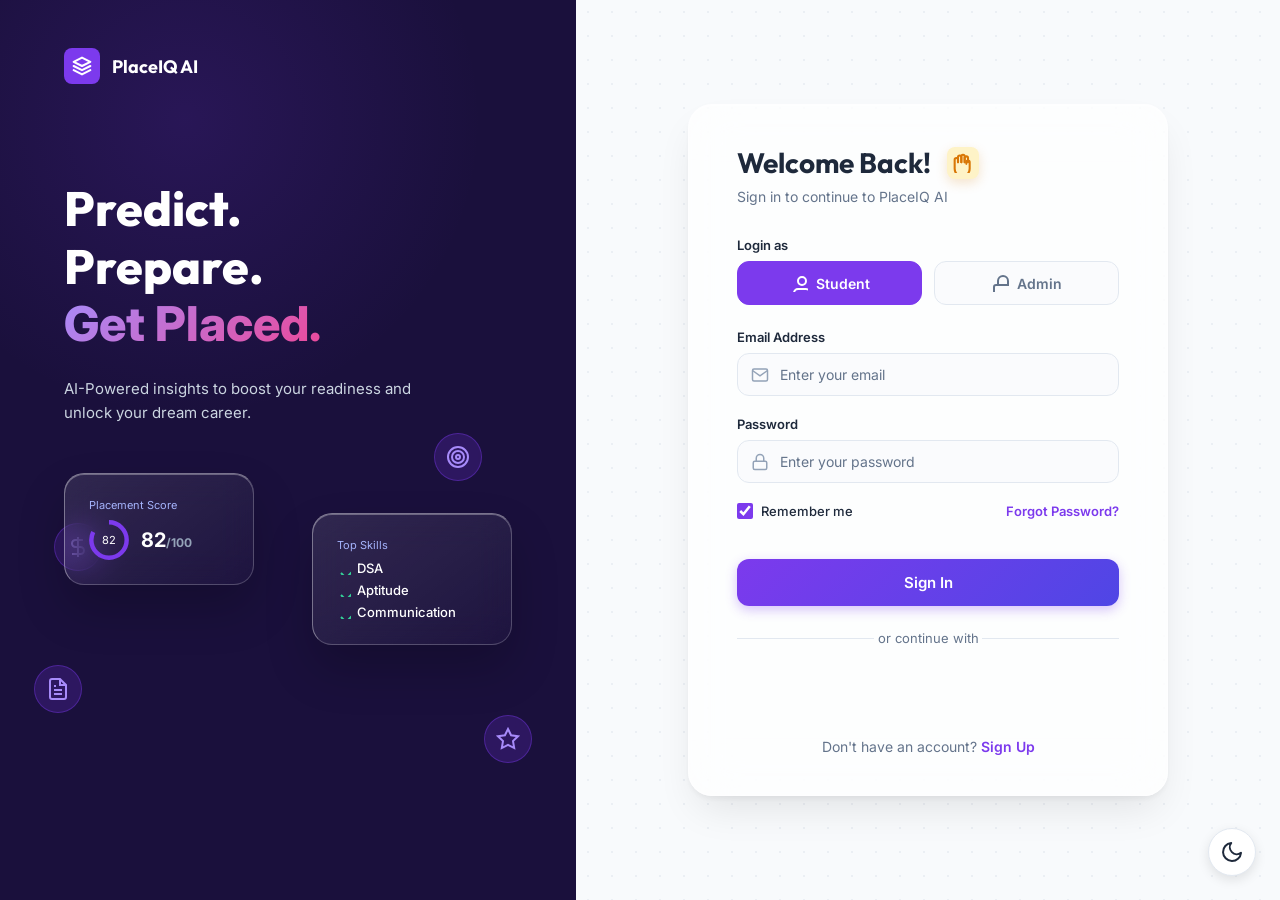
<file: index.html>
<!DOCTYPE html>
<html lang="en">

<head>
  <meta charset="UTF-8" />
  <meta name="viewport" content="width=device-width,initial-scale=1" />
  <title>PlaceIQ — Sign In</title>
  <link rel="icon" type="image/svg+xml"
    href="data:image/svg+xml,<svg xmlns='http://www.w3.org/2000/svg' viewBox='0 0 32 32'><rect width='32' height='32' rx='8' fill='%236366f1'/><text x='50%25' y='54%25' dominant-baseline='middle' text-anchor='middle' font-family='Arial' font-weight='800' font-size='18' fill='white'>P</text></svg>" />
  <link
    href="https://fonts.googleapis.com/css2?family=Inter:wght@400;500;600;700;800&family=Outfit:wght@700;800&display=swap"
    rel="stylesheet" />
  <script src="https://accounts.google.com/gsi/client" async defer></script>
  <style>
    :root {
      --primary: #7c3aed;
      --primary-hover: #6d28d9;
      --bg-dark: #1a103c;
      --bg-light: #f8fafc;
      --text-dark: #1e293b;
      --text-muted: #64748b;
      --white: #ffffff;
      --border: #e2e8f0;
      --card-bg: rgba(255, 255, 255, 0.7);
      --card-border: rgba(255, 255, 255, 0.4);
      --input-bg: rgba(248, 250, 252, 0.7);
    }

    body.dark-theme {
      --bg-light: #0f172a;
      --text-dark: #f8fafc;
      --text-muted: #94a3b8;
      --border: #334155;
      --card-bg: rgba(30, 41, 59, 0.6);
      --card-border: rgba(255, 255, 255, 0.05);
      --input-bg: rgba(15, 23, 42, 0.6);
    }

    ::placeholder {
      color: var(--text-muted);
      opacity: 1;
    }

    body.dark-theme .right-panel::before {
      opacity: 0.1;
    }

    * {
      box-sizing: border-box;
      margin: 0;
      padding: 0;
      font-family: 'Inter', sans-serif;
    }

    body {
      display: flex;
      min-height: 100vh;
      background: var(--bg-light);
      color: var(--text-dark);
      overflow-x: hidden;
      transition: background-color 0.4s ease, color 0.4s ease;
    }

    .split-layout {
      display: flex;
      width: 100%;
      min-height: 100vh;
    }

    /* Left Panel */
    .left-panel {
      width: 45%;
      background: var(--bg-dark);
      color: var(--white);
      padding: 3rem 4rem;
      display: flex;
      flex-direction: column;
      position: relative;
      overflow: hidden;
    }

    /* Decorative background blobs for left panel */
    .left-panel::before {
      content: '';
      position: absolute;
      top: -20%;
      left: -20%;
      width: 600px;
      height: 600px;
      background: radial-gradient(circle, rgba(124, 58, 237, 0.15), transparent 70%);
    }

    .brand {
      display: flex;
      align-items: center;
      gap: 12px;
      font-weight: 700;
      font-size: 18px;
      z-index: 1;
      font-family: 'Outfit', sans-serif;
    }

    .brand-icon {
      width: 36px;
      height: 36px;
      background: var(--primary);
      border-radius: 8px;
      display: flex;
      align-items: center;
      justify-content: center;
    }

    .hero-section {
      margin-top: 6rem;
      z-index: 1;
    }

    .hero-section h1 {
      font-size: 48px;
      font-weight: 800;
      line-height: 1.2;
      margin-bottom: 1.5rem;
      font-family: 'Outfit', sans-serif;
    }

    .hero-section h1 .highlight {
      background: linear-gradient(135deg, #a78bfa 0%, #ec4899 100%);
      -webkit-background-clip: text;
      -webkit-text-fill-color: transparent;
      display: inline-block;
    }

    .hero-section p {
      font-size: 15px;
      color: #cbd5e1;
      max-width: 380px;
      line-height: 1.6;
    }

    /* Right Panel */
    .right-panel {
      width: 55%;
      display: flex;
      justify-content: center;
      align-items: center;
      padding: 2rem;
      position: relative;
    }

    /* Decorative dots background for right panel */
    .right-panel::before {
      content: '';
      position: absolute;
      inset: 0;
      background-image: radial-gradient(#cbd5e1 1px, transparent 1px);
      background-size: 24px 24px;
      opacity: 0.3;
      z-index: 0;
    }

    .form-card {
      background: var(--card-bg);
      backdrop-filter: blur(24px);
      -webkit-backdrop-filter: blur(24px);
      border: 1px solid var(--card-border);
      width: 100%;
      max-width: 480px;
      padding: 2.5rem 3rem;
      border-radius: 24px;
      box-shadow:
        0 4px 6px -1px rgba(0, 0, 0, 0.05),
        0 20px 40px -10px rgba(0, 0, 0, 0.1),
        inset 0 1px 0 rgba(255, 255, 255, 0.5);
      z-index: 1;
      max-height: 90vh;
      overflow-y: auto;
      animation: scaleUp 0.6s cubic-bezier(0.16, 1, 0.3, 1) forwards;
    }

    @keyframes scaleUp {
      0% {
        opacity: 0;
        transform: scale(0.95) translateY(20px);
      }

      100% {
        opacity: 1;
        transform: scale(1) translateY(0);
      }
    }

    .form-card::-webkit-scrollbar {
      display: none;
    }

    .form-header {
      margin-bottom: 2rem;
    }

    .form-header h2 {
      font-size: 28px;
      font-weight: 700;
      margin-bottom: 8px;
      display: flex;
      align-items: center;
      gap: 8px;
      font-family: 'Outfit', sans-serif;
    }

    .form-header p {
      font-size: 14px;
      color: var(--text-muted);
    }

    .role-toggle {
      display: flex;
      gap: 12px;
      margin-bottom: 1.5rem;
    }

    .role-btn {
      flex: 1;
      padding: 12px;
      border: 1px solid var(--border);
      background: var(--input-bg);
      border-radius: 12px;
      font-size: 14px;
      font-weight: 600;
      color: var(--text-muted);
      cursor: pointer;
      transition: all 0.2s;
      display: flex;
      align-items: center;
      justify-content: center;
      gap: 8px;
    }

    .role-btn.active {
      background: var(--primary);
      border-color: var(--primary);
      color: #ffffff;
    }

    .input-group {
      margin-bottom: 1.25rem;
      position: relative;
    }

    .input-group label {
      display: block;
      font-size: 13px;
      font-weight: 600;
      color: var(--text-dark);
      margin-bottom: 8px;
    }

    .input-wrapper {
      position: relative;
    }

    .input-wrapper svg {
      position: absolute;
      left: 14px;
      top: 50%;
      transform: translateY(-50%);
      color: #94a3b8;
      width: 18px;
    }

    .input-group input,
    .input-group select {
      width: 100%;
      padding: 12px 14px 12px 42px;
      border: 1px solid var(--border);
      border-radius: 12px;
      font-size: 14px;
      outline: none;
      transition: border-color 0.2s;
      background: var(--input-bg);
      color: var(--text-dark);
    }

    .input-group input:-webkit-autofill,
    .input-group input:-webkit-autofill:hover,
    .input-group input:-webkit-autofill:focus,
    .input-group input:-webkit-autofill:active {
      -webkit-box-shadow: 0 0 0 30px var(--input-bg) inset !important;
      -webkit-text-fill-color: var(--text-dark) !important;
      transition: background-color 5000s ease-in-out 0s;
    }

    .input-group input:focus,
    .input-group select:focus {
      border-color: var(--primary);
      background: var(--card-bg);
      box-shadow: 0 0 0 3px rgba(124, 58, 237, 0.1);
    }

    .btn-submit {
      width: 100%;
      padding: 14px;
      position: relative;
      overflow: hidden;
      background: linear-gradient(135deg, var(--primary) 0%, #4f46e5 100%);
      color: #ffffff;
      border: none;
      border-radius: 12px;
      font-size: 15px;
      font-weight: 600;
      cursor: pointer;
      transition: all 0.3s ease;
      margin-top: 1rem;
      box-shadow: 0 4px 12px rgba(124, 58, 237, 0.3);
    }

    .btn-submit::after {
      content: '';
      position: absolute;
      top: 0;
      left: -100%;
      width: 50%;
      height: 100%;
      background: linear-gradient(to right, transparent, rgba(255, 255, 255, 0.3), transparent);
      transform: skewX(-20deg);
      transition: all 0.6s ease;
    }

    .btn-submit:hover {
      transform: translateY(-2px);
      box-shadow: 0 8px 20px rgba(124, 58, 237, 0.4);
    }

    .btn-submit:hover::after {
      left: 200%;
    }

    .divider {
      display: flex;
      align-items: center;
      text-align: center;
      margin: 1.5rem 0;
      color: var(--text-muted);
      font-size: 13px;
    }

    .divider::before,
    .divider::after {
      content: '';
      flex: 1;
      border-bottom: 1px solid var(--border);
    }

    .divider:not(:empty)::before {
      margin-right: .25em;
    }

    .divider:not(:empty)::after {
      margin-left: .25em;
    }

    .footer-text {
      text-align: center;
      margin-top: 1.5rem;
      font-size: 14px;
      color: var(--text-muted);
    }

    .footer-text a {
      color: var(--primary);
      font-weight: 600;
      text-decoration: none;
      cursor: pointer;
    }

    .panel {
      display: none;
    }

    .panel.active {
      display: block;
      animation: fadeUp 0.3s ease-out forwards;
    }

    .reg-step {
      display: none;
    }

    .reg-step.active {
      display: block;
      animation: fadeUp 0.3s ease-out forwards;
    }

    .step-dot {
      height: 4px;
      flex: 1;
      background: var(--border);
      border-radius: 4px;
      transition: 0.3s;
    }

    .step-dot.active {
      background: var(--primary);
    }

    @keyframes fadeUp {
      from {
        opacity: 0;
        transform: translateY(10px);
      }

      to {
        opacity: 1;
        transform: translateY(0);
      }
    }

    .alert {
      padding: 12px;
      border-radius: 8px;
      font-size: 13px;
      font-weight: 600;
      margin-bottom: 1rem;
      display: none;
    }

    .alert-err {
      background: #fee2e2;
      color: #b91c1c;
      border: 1px solid #fecaca;
    }

    .alert-ok {
      background: #dcfce7;
      color: #15803d;
      border: 1px solid #bbf7d0;
    }

    .emsg {
      font-size: 11px;
      color: #ef4444;
      margin-top: 4px;
      display: none;
    }

    .emsg.on {
      display: block;
    }

    input.bad {
      border-color: #ef4444 !important;
    }

    .grid-2 {
      display: grid;
      grid-template-columns: 1fr 1fr;
      gap: 1rem;
    }

    /* Theme Toggle Button */
    .theme-toggle {
      position: fixed;
      bottom: 24px;
      right: 24px;
      width: 48px;
      height: 48px;
      border-radius: 50%;
      background: var(--white);
      border: 1px solid var(--border);
      display: flex;
      align-items: center;
      justify-content: center;
      cursor: pointer;
      box-shadow: 0 4px 12px rgba(0, 0, 0, 0.1);
      z-index: 100;
      color: var(--text-dark);
      transition: all 0.3s;
    }

    .theme-toggle:hover {
      transform: scale(1.1);
    }

    /* Floating decorative icons */
    .float-icon {
      position: absolute;
      width: 48px;
      height: 48px;
      background: rgba(124, 58, 237, 0.2);
      border: 1px solid rgba(124, 58, 237, 0.4);
      border-radius: 50%;
      display: flex;
      align-items: center;
      justify-content: center;
      color: #a78bfa;
      animation: floatUpDown 4s infinite ease-in-out alternate;
      backdrop-filter: blur(8px);
    }

    @keyframes floatUpDown {
      0% {
        transform: translateY(0px) rotate(0deg);
      }

      100% {
        transform: translateY(-20px) rotate(5deg);
      }
    }

    /* Mock UI illustrations for Left Panel */
    .mock-ui {
      margin-top: 3rem;
      position: relative;
      height: 300px;
      display: flex;
      justify-content: center;
      align-items: flex-end;
    }

    .mock-card {
      position: absolute;
      background: linear-gradient(145deg, rgba(255, 255, 255, 0.1), rgba(255, 255, 255, 0.02));
      backdrop-filter: blur(16px);
      -webkit-backdrop-filter: blur(16px);
      border: 1px solid rgba(255, 255, 255, 0.2);
      border-top: 1px solid rgba(255, 255, 255, 0.4);
      border-left: 1px solid rgba(255, 255, 255, 0.4);
      border-radius: 20px;
      padding: 1.5rem;
      color: white;
      box-shadow: 0 24px 48px rgba(0, 0, 0, 0.2), inset 0 1px 0 rgba(255, 255, 255, 0.3);
      animation: floatCard 6s infinite ease-in-out alternate;
    }

    @keyframes floatCard {
      0% {
        transform: translateY(0px);
      }

      100% {
        transform: translateY(-15px);
      }
    }

    .mc-1 {
      top: 0;
      left: 0;
      width: 190px;
    }

    .mc-2 {
      top: 40px;
      right: 0;
      width: 200px;
      animation-delay: -3s;
    }

    @media(max-width: 900px) {
      .left-panel {
        display: none;
      }

      .right-panel {
        width: 100%;
        padding: 1rem;
      }
    }
  </style>
</head>

<body>
  <div class="split-layout">

    <button class="theme-toggle" onclick="toggleTheme()" aria-label="Toggle Dark Mode">
      <svg id="themeIcon" width="24" height="24" fill="none" stroke="currentColor" stroke-width="2"
        stroke-linecap="round" stroke-linejoin="round">
        <path d="M21 12.79A9 9 0 1 1 11.21 3 7 7 0 0 0 21 12.79z" />
      </svg>
    </button>

    <!-- Left Panel -->
    <div class="left-panel">
      <div class="brand">
        <div class="brand-icon">
          <svg width="20" height="20" viewBox="0 0 24 24" fill="none" stroke="currentColor" stroke-width="2.5"
            stroke-linecap="round" stroke-linejoin="round">
            <path d="M12 2L2 7l10 5 10-5-10-5z" />
            <path d="M2 17l10 5 10-5" />
            <path d="M2 12l10 5 10-5" />
          </svg>
        </div>
        PlaceIQ AI
      </div>

      <div class="hero-section">
        <h1 id="heroTitle">Predict.<br>Prepare.<br><span class="highlight">Get Placed.</span></h1>
        <p id="heroDesc">AI-Powered insights to boost your readiness and unlock your dream career.</p>

        <div class="mock-ui">

          <!-- Floating decorative icons -->
          <div class="float-icon" style="top:-40px; right:30px; animation-delay: 0s">
            <svg width="24" height="24" fill="none" stroke="currentColor" stroke-width="2">
              <circle cx="12" cy="12" r="10" />
              <circle cx="12" cy="12" r="6" />
              <circle cx="12" cy="12" r="2" />
            </svg>
          </div>
          <div class="float-icon" style="top:50px; left:-10px; animation-delay: -1s">
            <svg width="24" height="24" fill="none" stroke="currentColor" stroke-width="2">
              <path d="M12 2v20M17 5H9.5a3.5 3.5 0 0 0 0 7h5a3.5 3.5 0 0 1 0 7H6" />
            </svg>
          </div>
          <div class="float-icon" style="bottom:10px; right:-20px; animation-delay: -2s">
            <svg width="24" height="24" fill="none" stroke="currentColor" stroke-width="2">
              <polygon
                points="12 2 15.09 8.26 22 9.27 17 14.14 18.18 21.02 12 17.77 5.82 21.02 7 14.14 2 9.27 8.91 8.26 12 2" />
            </svg>
          </div>
          <div class="float-icon" style="bottom:60px; left:-30px; animation-delay: -3s">
            <svg width="24" height="24" fill="none" stroke="currentColor" stroke-width="2">
              <path d="M14 2H6a2 2 0 0 0-2 2v16a2 2 0 0 0 2 2h12a2 2 0 0 0 2-2V8z" />
              <polyline points="14 2 14 8 20 8" />
              <line x1="16" y1="13" x2="8" y2="13" />
              <line x1="16" y1="17" x2="8" y2="17" />
              <polyline points="10 9 9 9 8 9" />
            </svg>
          </div>

          <div class="mock-card mc-1">
            <div style="font-size:11px;color:#a5b4fc;margin-bottom:8px">Placement Score</div>
            <div style="display:flex;align-items:center;gap:12px">
              <svg width="40" height="40" viewBox="0 0 36 36">
                <path stroke-dasharray="82, 100"
                  d="M18 2.0845 a 15.9155 15.9155 0 0 1 0 31.831 a 15.9155 15.9155 0 0 1 0 -31.831" fill="none"
                  stroke="#7c3aed" stroke-width="4" /><text x="18" y="22" font-size="10" fill="white"
                  text-anchor="middle">82</text>
              </svg>
              <div style="font-size:20px;font-weight:700">82<span style="font-size:12px;color:#94a3b8">/100</span></div>
            </div>
          </div>
          <div class="mock-card mc-2">
            <div style="font-size:11px;color:#a5b4fc;margin-bottom:8px">Top Skills</div>
            <div style="display:flex;flex-direction:column;gap:6px;font-size:13px;font-weight:500">
              <div style="display:flex;align-items:center;gap:6px"><svg width="14" height="14" fill="none"
                  stroke="#34d399" stroke-width="2">
                  <path d="M20 6L9 17l-5-5" />
                </svg> DSA</div>
              <div style="display:flex;align-items:center;gap:6px"><svg width="14" height="14" fill="none"
                  stroke="#34d399" stroke-width="2">
                  <path d="M20 6L9 17l-5-5" />
                </svg> Aptitude</div>
              <div style="display:flex;align-items:center;gap:6px"><svg width="14" height="14" fill="none"
                  stroke="#34d399" stroke-width="2">
                  <path d="M20 6L9 17l-5-5" />
                </svg> Communication</div>
            </div>
          </div>
        </div>
      </div>
    </div>

    <!-- Right Panel -->
    <div class="right-panel">
      <div class="form-card">

        <!-- LOGIN PANEL -->
        <div class="panel active" id="loginPanel">
          <div class="form-header">
            <h2>Welcome Back! <span
                style="display:inline-flex;align-items:center;justify-content:center;width:32px;height:32px;background:#fef3c7;border-radius:8px;color:#d97706;margin-left:8px;box-shadow:0 4px 12px rgba(217, 119, 6, 0.2)"><svg
                  width="20" height="20" viewBox="0 0 24 24" fill="none" stroke="currentColor" stroke-width="2.5"
                  stroke-linecap="round" stroke-linejoin="round">
                  <path d="M18 11V6a2 2 0 0 0-4 0v5" />
                  <path d="M14 11V4a2 2 0 0 0-4 0v7" />
                  <path d="M10 11V5a2 2 0 0 0-4 0v6" />
                  <path d="M6 11V8a2 2 0 0 0-4 0v11a9 9 0 0 0 18 0v-8a2 2 0 0 0-4 0v2" />
                </svg></span></h2>
            <p>Sign in to continue to PlaceIQ AI</p>
          </div>

          <div class="alert alert-err" id="loginError"></div>
          <div class="alert alert-ok" id="loginOk"></div>

          <label style="display:block;font-size:13px;font-weight:600;margin-bottom:8px">Login as</label>
          <div class="role-toggle">
            <button class="role-btn active" id="lrS" onclick="setLR('Student')">
              <svg width="18" height="18" fill="none" stroke="currentColor" stroke-width="2">
                <path d="M20 21v-2a4 4 0 0 0-4-4H8a4 4 0 0 0-4 4v2" />
                <circle cx="12" cy="7" r="4" />
              </svg> Student
            </button>
            <button class="role-btn" id="lrA" onclick="setLR('Admin')">
              <svg width="18" height="18" fill="none" stroke="currentColor" stroke-width="2">
                <rect x="3" y="11" width="18" height="11" rx="2" ry="2" />
                <path d="M7 11V7a5 5 0 0 1 10 0v4" />
              </svg> Admin
            </button>
          </div>

          <div class="input-group">
            <label>Email Address</label>
            <div class="input-wrapper">
              <svg viewBox="0 0 24 24" fill="none" stroke="currentColor" stroke-width="2">
                <path d="M4 4h16c1.1 0 2 .9 2 2v12c0 1.1-.9 2-2 2H4c-1.1 0-2-.9-2-2V6c0-1.1.9-2 2-2z" />
                <polyline points="22,6 12,13 2,6" />
              </svg>
              <input id="lEmail" type="email" placeholder="Enter your email" />
            </div>
            <div class="emsg" id="lEmailE">Enter a valid email</div>
          </div>

          <div class="input-group">
            <label>Password</label>
            <div class="input-wrapper">
              <svg viewBox="0 0 24 24" fill="none" stroke="currentColor" stroke-width="2">
                <rect x="3" y="11" width="18" height="11" rx="2" ry="2" />
                <path d="M7 11V7a5 5 0 0 1 10 0v4" />
              </svg>
              <input id="lPw" type="password" placeholder="Enter your password" />
            </div>
            <div class="emsg" id="lPwE">Password is required</div>
          </div>

          <div
            style="display:flex;justify-content:space-between;align-items:center;font-size:13px;margin-bottom:1.5rem">
            <label style="display:flex;align-items:center;gap:8px;font-weight:500;cursor:pointer;margin:0">
              <input type="checkbox" checked style="width:16px;height:16px;accent-color:var(--primary);margin:0" />
              Remember me
            </label>
            <a href="#" style="color:var(--primary);font-weight:600;text-decoration:none">Forgot Password?</a>
          </div>

          <button class="btn-submit" id="loginBtn" onclick="doLogin()">Sign In</button>

          <div class="divider">or continue with</div>
          <div class="gwrap" id="gBtn"
            style="min-height:44px;display:flex;justify-content:center;margin-bottom:1.5rem;"></div>

          <div class="footer-text">
            Don't have an account? <a onclick="switchTab('register')">Sign Up</a>
          </div>
        </div>

        <!-- REGISTER PANEL -->
        <div class="panel" id="registerPanel">
          <div class="form-header">
            <h2>Create Account <span
                style="display:inline-flex;align-items:center;justify-content:center;width:32px;height:32px;background:#fef3c7;border-radius:8px;color:#d97706;margin-left:8px;box-shadow:0 4px 12px rgba(217, 119, 6, 0.2)"><svg
                  width="20" height="20" viewBox="0 0 24 24" fill="none" stroke="currentColor" stroke-width="2.5"
                  stroke-linecap="round" stroke-linejoin="round">
                  <path
                    d="m12 3-1.912 5.813a2 2 0 0 1-1.275 1.275L3 12l5.813 1.912a2 2 0 0 1 1.275 1.275L12 21l1.912-5.813a2 2 0 0 1 1.275-1.275L21 12l-5.813-1.912a2 2 0 0 1-1.275-1.275L12 3Z" />
                </svg></span></h2>
            <p>Sign up and begin your placement journey</p>
          </div>

          <div class="alert alert-err" id="regError"></div>
          <div class="alert alert-ok" id="regOk"></div>

          <div class="steps-indicator" style="display:flex;gap:8px;margin-bottom:1.5rem">
            <div class="step-dot active" id="dot1"></div>
            <div class="step-dot" id="dot2"></div>
            <div class="step-dot" id="dot3"></div>
          </div>

          <!-- Step 1 -->
          <div class="reg-step active" id="step1">
            <label style="display:block;font-size:13px;font-weight:600;margin-bottom:8px">Create account as</label>
            <div class="role-toggle">
              <button class="role-btn active" id="rrS" onclick="setRR('Student')">
                <svg width="18" height="18" fill="none" stroke="currentColor" stroke-width="2">
                  <path d="M20 21v-2a4 4 0 0 0-4-4H8a4 4 0 0 0-4 4v2" />
                  <circle cx="12" cy="7" r="4" />
                </svg> Student
              </button>
              <button class="role-btn" id="rrA" onclick="setRR('Admin')">
                <svg width="18" height="18" fill="none" stroke="currentColor" stroke-width="2">
                  <rect x="3" y="11" width="18" height="11" rx="2" ry="2" />
                  <path d="M7 11V7a5 5 0 0 1 10 0v4" />
                </svg> Admin
              </button>
            </div>

            <div class="input-group">
              <label>Full Name</label>
              <div class="input-wrapper">
                <svg viewBox="0 0 24 24" fill="none" stroke="currentColor" stroke-width="2">
                  <path d="M20 21v-2a4 4 0 0 0-4-4H8a4 4 0 0 0-4 4v2" />
                  <circle cx="12" cy="7" r="4" />
                </svg>
                <input id="rName" type="text" placeholder="Enter your full name" />
              </div>
            </div>

            <div class="input-group">
              <label>Email Address</label>
              <div class="input-wrapper">
                <svg viewBox="0 0 24 24" fill="none" stroke="currentColor" stroke-width="2">
                  <path d="M4 4h16c1.1 0 2 .9 2 2v12c0 1.1-.9 2-2 2H4c-1.1 0-2-.9-2-2V6c0-1.1.9-2 2-2z" />
                  <polyline points="22,6 12,13 2,6" />
                </svg>
                <input id="rEmail" type="email" placeholder="Enter your email" />
              </div>
              <div class="emsg" id="rEmailE">Invalid email</div>
            </div>

            <button class="btn-submit" onclick="nextStep(2)">Continue</button>
            <div class="divider">or continue with</div>
            <div class="gwrap" id="gBtnReg" style="min-height:44px;display:flex;justify-content:center;margin-bottom:1.5rem;"></div>
            <div class="footer-text">Already have an account? <a onclick="switchTab('login')">Sign In</a></div>
          </div>

          <!-- Step 2 -->
          <div class="reg-step" id="step2">
            <div class="grid-2" id="stuFields">
              <div class="input-group">
                <label>Roll Number</label>
                <div class="input-wrapper">
                  <svg viewBox="0 0 24 24" fill="none" stroke="currentColor" stroke-width="2">
                    <rect x="3" y="4" width="18" height="18" rx="2" ry="2" />
                    <line x1="16" y1="2" x2="16" y2="6" />
                    <line x1="8" y1="2" x2="8" y2="6" />
                    <line x1="3" y1="10" x2="21" y2="10" />
                  </svg>
                  <input id="rRoll" type="text" placeholder="e.g. 21CSE01" />
                </div>
              </div>
              <div class="input-group">
                <label>Branch</label>
                <div class="input-wrapper">
                  <svg viewBox="0 0 24 24" fill="none" stroke="currentColor" stroke-width="2">
                    <line x1="12" y1="2" x2="12" y2="22" />
                    <line x1="17" y1="5" x2="22" y2="10" />
                    <line x1="12" y1="10" x2="17" y2="5" />
                    <line x1="2" y1="14" x2="7" y2="19" />
                    <line x1="12" y1="19" x2="7" y2="14" />
                  </svg>
                  <select id="rDept">
                    <option value="" disabled selected hidden>Select your branch</option>
                    <option value="CSE">CSE</option>
                    <option value="ECE">ECE</option>
                    <option value="ME">Mechanical</option>
                    <option value="CE">Civil</option>
                  </select>
                </div>
              </div>
            </div>

            <div class="grid-2" id="admFields" style="display:none">
              <div class="input-group">
                <label>Admin ID</label>
                <div class="input-wrapper">
                  <svg viewBox="0 0 24 24" fill="none" stroke="currentColor" stroke-width="2">
                    <rect x="3" y="4" width="18" height="18" rx="2" ry="2" />
                    <line x1="16" y1="2" x2="16" y2="6" />
                    <line x1="8" y1="2" x2="8" y2="6" />
                    <line x1="3" y1="10" x2="21" y2="10" />
                  </svg>
                  <input id="aRoll" type="text" placeholder="ADM-001" />
                </div>
              </div>
            </div>

            <div style="display:flex;gap:1rem;margin-top:1rem">
              <button class="btn-submit"
                style="background:var(--bg-light);border:1px solid var(--border);color:var(--text-dark);"
                onclick="nextStep(1)">Back</button>
              <button class="btn-submit" style="margin-top:0" onclick="nextStep(3)">Continue</button>
            </div>
          </div>

          <!-- Step 3 -->
          <div class="reg-step" id="step3">
            <div class="grid-2">
              <div class="input-group">
                <label>Password</label>
                <div class="input-wrapper">
                  <svg viewBox="0 0 24 24" fill="none" stroke="currentColor" stroke-width="2">
                    <rect x="3" y="11" width="18" height="11" rx="2" ry="2" />
                    <path d="M7 11V7a5 5 0 0 1 10 0v4" />
                  </svg>
                  <input id="rPw" type="password" placeholder="Create a password" />
                </div>
              </div>
              <div class="input-group">
                <label>Confirm Password</label>
                <div class="input-wrapper">
                  <svg viewBox="0 0 24 24" fill="none" stroke="currentColor" stroke-width="2">
                    <rect x="3" y="11" width="18" height="11" rx="2" ry="2" />
                    <path d="M7 11V7a5 5 0 0 1 10 0v4" />
                  </svg>
                  <input id="rCPw" type="password" placeholder="Confirm password" />
                </div>
                <div class="emsg" id="rCPwE">Passwords don't match</div>
              </div>
            </div>

            <label
              style="display:flex;align-items:center;gap:8px;font-size:13px;font-weight:500;margin-bottom:1.5rem;color:var(--text-dark)">
              <input type="checkbox" checked style="width:16px;height:16px;accent-color:var(--primary);margin:0" />
              <span>I agree to the <a href="#" style="color:var(--primary);text-decoration:none">Terms &
                  Conditions</a></span>
            </label>

            <div style="display:flex;gap:1rem">
              <button class="btn-submit"
                style="background:var(--bg-light);border:1px solid var(--border);color:var(--text-dark);"
                onclick="nextStep(2)">Back</button>
              <button class="btn-submit" id="regBtn" style="margin-top:0" onclick="doReg()">Sign Up</button>
            </div>
          </div>

        </div>

      </div>
    </div>
  </div>

  <script>
    const API = 'http://127.0.0.1:5000/api';
    const GID = '241556023333-ih493f8ph9so77tb4busl2odfj4g51gg.apps.googleusercontent.com';
    let lRole = 'Student', rRole = 'Student';

    function toggleTheme() {
      document.body.classList.toggle('dark-theme');
      const isDark = document.body.classList.contains('dark-theme');
      localStorage.setItem('placeiq_theme', isDark ? 'dark' : 'light');
      document.getElementById('themeIcon').innerHTML = isDark
        ? '<circle cx="12" cy="12" r="5"/><line x1="12" y1="1" x2="12" y2="3"/><line x1="12" y1="21" x2="12" y2="23"/><line x1="4.22" y1="4.22" x2="5.64" y2="5.64"/><line x1="18.36" y1="18.36" x2="19.78" y2="19.78"/><line x1="1" y1="12" x2="3" y2="12"/><line x1="21" y1="12" x2="23" y2="12"/><line x1="4.22" y1="19.78" x2="5.64" y2="18.36"/><line x1="18.36" y1="5.64" x2="19.78" y2="4.22"/>'
        : '<path d="M21 12.79A9 9 0 1 1 11.21 3 7 7 0 0 0 21 12.79z"/>';
    }
    window.addEventListener('DOMContentLoaded', () => {
      if (localStorage.getItem('placeiq_theme') === 'dark') toggleTheme();
    });

    function switchTab(t) {
      document.getElementById('loginPanel').classList.toggle('active', t === 'login');
      document.getElementById('registerPanel').classList.toggle('active', t === 'register');

      if (t === 'login') {
        document.getElementById('heroTitle').innerHTML = 'Predict.<br>Prepare.<br><span class="highlight">Get Placed.</span>';
        document.getElementById('heroDesc').innerText = 'AI-Powered insights to boost your readiness and unlock your dream career.';
      } else {
        document.getElementById('heroTitle').innerHTML = 'Start your<br>journey to<br><span class="highlight" style="display:inline-flex;align-items:center;gap:12px">success <span style="display:inline-flex;align-items:center;justify-content:center;width:48px;height:48px;background:rgba(167, 139, 250, 0.2);border-radius:12px;color:#a78bfa;box-shadow:0 4px 16px rgba(167, 139, 250, 0.3)"><svg width="28" height="28" viewBox="0 0 24 24" fill="none" stroke="currentColor" stroke-width="2.5" stroke-linecap="round" stroke-linejoin="round"><path d="M4.5 16.5c-1.5 1.26-2 5-2 5s3.74-.5 5-2c.71-.84.7-2.13-.09-2.91a2.18 2.18 0 0 0-2.91-.09z"/><path d="m12 15-3-3a22 22 0 0 1 2-3.95A12.88 12.88 0 0 1 22 2c0 2.72-.78 7.5-6 11a22.35 22.35 0 0 1-4 2z"/><path d="M9 12H4s.55-3.03 2-4c1.62-1.08 5 0 5 0"/><path d="M12 15v5s3.03-.55 4-2c1.08-1.62 0-5 0-5"/></svg></span></span>';
        document.getElementById('heroDesc').innerText = 'Create your account and get AI-powered insights for your placement preparation.';
        if (typeof nextStep === 'function') nextStep(1);
      }
      clearA();
    }

    function nextStep(s) {
      clearA();
      if (s === 2) {
        const name = document.getElementById('rName').value.trim();
        const email = document.getElementById('rEmail').value.trim();
        if (!name) { showAlert('regError', 'Please enter your name'); return; }
        if (!isEm(email)) { bad('rEmail', 'rEmailE'); return; }
      } else if (s === 3) {
        if (rRole === 'Student') {
          const roll = document.getElementById('rRoll').value.trim();
          const dept = document.getElementById('rDept').value;
          if (!roll || !dept) { showAlert('regError', 'Please enter roll number and branch'); return; }
        } else {
          const roll = document.getElementById('aRoll').value.trim();
          if (!roll) { showAlert('regError', 'Please enter Admin ID'); return; }
        }
      }

      document.querySelectorAll('.reg-step').forEach(el => el.classList.remove('active'));
      document.getElementById('step' + s).classList.add('active');

      document.querySelectorAll('.step-dot').forEach((el, i) => {
        el.classList.toggle('active', i < s);
      });
    }

    function setLR(r) {
      lRole = r;
      document.getElementById('lrS').classList.toggle('active', r === 'Student');
      document.getElementById('lrA').classList.toggle('active', r === 'Admin');
    }

    function setRR(r) {
      rRole = r;
      document.getElementById('rrS').classList.toggle('active', r === 'Student');
      document.getElementById('rrA').classList.toggle('active', r === 'Admin');
      document.getElementById('stuFields').style.display = r === 'Student' ? 'grid' : 'none';
      document.getElementById('admFields').style.display = r === 'Admin' ? 'grid' : 'none';
    }

    function isEm(e) { return /^[^\s@]+@[^\s@]+\.[^\s@]{2,}$/.test(e.trim()); }
    function showAlert(id, msg, type = 'err') {
      clearA();
      const el = document.getElementById(id);
      el.className = `alert alert-${type}`;
      el.textContent = msg;
      el.style.display = 'block';
      if (type !== 'ok') setTimeout(() => el.style.display = 'none', 6000);
    }
    function clearA() {
      document.querySelectorAll('.alert').forEach(a => a.style.display = 'none');
      document.querySelectorAll('input').forEach(i => i.classList.remove('bad'));
      document.querySelectorAll('.emsg').forEach(e => e.classList.remove('on'));
    }
    function bad(iId, eId) {
      document.getElementById(iId).classList.add('bad');
      if (eId) document.getElementById(eId).classList.add('on');
    }
    function setL(id, on) {
      const b = document.getElementById(id);
      if (on) {
        b.disabled = true;
        b.innerHTML = 'Processing...';
        b.style.opacity = '0.7';
      } else {
        b.disabled = false;
        b.innerHTML = id === 'loginBtn' ? 'Sign In' : 'Sign Up';
        b.style.opacity = '1';
      }
    }

    async function doLogin() {
      clearA();
      const email = document.getElementById('lEmail').value.trim();
      const pw = document.getElementById('lPw').value;
      if (!isEm(email)) { bad('lEmail', 'lEmailE'); return; }
      if (!pw) { bad('lPw', 'lPwE'); return; }

      setL('loginBtn', true);
      try {
        const r = await fetch(`${API}/login`, { method: 'POST', headers: { 'Content-Type': 'application/json' }, body: JSON.stringify({ email, password: pw }) });
        const d = await r.json();
        if (!r.ok) { showAlert('loginError', d.error || 'Login failed'); return; }
        if (d.user.role !== lRole) { showAlert('loginError', `You are not registered as a ${lRole}.`); return; }
        localStorage.setItem('placeiq_user', JSON.stringify(d.user));
        showAlert('loginOk', `✓ Welcome back, ${d.user.name}!`, 'ok');
        setTimeout(() => { location.href = d.user.role === 'Admin' ? 'admin.html' : 'student.html'; }, 900);
      } catch (e) { showAlert('loginError', 'Cannot connect to server.'); }
      finally { setL('loginBtn', false); }
    }

    async function doReg() {
      clearA();
      let payload = {};
      const pw = document.getElementById('rPw').value;
      const cpw = document.getElementById('rCPw').value;
      const name = document.getElementById('rName').value.trim();
      const email = document.getElementById('rEmail').value.trim();

      if (!name) { showAlert('regError', 'Please enter your name'); return; }
      if (!isEm(email)) { bad('rEmail', 'rEmailE'); return; }
      if (pw !== cpw) { bad('rCPw', 'rCPwE'); return; }
      if (pw.length < 6) { showAlert('regError', 'Password must be at least 6 characters'); return; }

      if (rRole === 'Student') {
        const roll = document.getElementById('rRoll').value.trim();
        const dept = document.getElementById('rDept').value;
        if (!roll || !dept) { showAlert('regError', 'Please fill all fields'); return; }
        payload = { name, roll, email, dept, password: pw, role: 'Student', cgpa: 0, attendance: 0, resumeScore: 0 };
      } else {
        const roll = document.getElementById('aRoll').value.trim();
        if (!roll) { showAlert('regError', 'Please enter your Admin ID'); return; }
        payload = { name, roll, email, dept: 'N/A', password: pw, role: 'Admin', cgpa: 0, attendance: 0, resumeScore: 0 };
      }

      setL('regBtn', true);
      try {
        const r = await fetch(`${API}/register`, { method: 'POST', headers: { 'Content-Type': 'application/json' }, body: JSON.stringify(payload) });
        const d = await r.json();
        if (!r.ok) { showAlert('regError', d.error || 'Registration failed'); return; }
        showAlert('regOk', '✓ Account created! Please sign in.', 'ok');
        setTimeout(() => switchTab('login'), 2000);
      } catch (e) { showAlert('regError', 'Cannot connect to server.'); }
      finally { setL('regBtn', false); }
    }

    document.addEventListener('keydown', e => {
      if (e.key === 'Enter') {
        if (document.getElementById('loginPanel').classList.contains('active')) doLogin();
      }
    });
    window.addEventListener('load', initG);

    function initG() {
      if (typeof google === 'undefined' || !google.accounts) { setTimeout(initG, 500); return; }
      google.accounts.id.initialize({ client_id: GID, callback: onGCred, auto_select: false });
      const c = document.getElementById('gBtn');
      if (c) google.accounts.id.renderButton(c, { theme: 'outline', size: 'large', text: 'continue_with', shape: 'rectangular', width: c.offsetWidth || 400 });
      const cReg = document.getElementById('gBtnReg');
      if (cReg) google.accounts.id.renderButton(cReg, { theme: 'outline', size: 'large', text: 'continue_with', shape: 'rectangular', width: cReg.offsetWidth || 400 });
    }
    function onGCred(r) {
      try { const p = JSON.parse(atob(r.credential.split('.')[1])); gLogin(p.email, p.name || p.email.split('@')[0]); }
      catch (e) { showAlert('loginError', 'Failed to read Google info'); }
    }
    async function gLogin(email, name) {
      setL('loginBtn', true);
      try {
        const r = await fetch(`${API}/google-login`, { method: 'POST', headers: { 'Content-Type': 'application/json' }, body: JSON.stringify({ email, name }) });
        const d = await r.json();
        if (!r.ok) { showAlert('loginError', d.error || 'Login failed'); return; }
        localStorage.setItem('placeiq_user', JSON.stringify(d.user));
        if (!d.profile_complete) {
          // Proceed to dashboard, API allows it
          showAlert('loginOk', `✓ Authenticated! Redirecting...`, 'ok');
          setTimeout(() => { location.href = 'student.html'; }, 900);
        } else {
          showAlert('loginOk', `✓ Welcome back, ${d.user.name}!`, 'ok');
          setTimeout(() => { location.href = d.user.role === 'Admin' ? 'admin.html' : 'student.html'; }, 900);
        }
      } catch (e) { showAlert('loginError', 'Cannot connect to server'); }
      finally { setL('loginBtn', false); }
    }
  </script>

</body>

</html>
</file>
